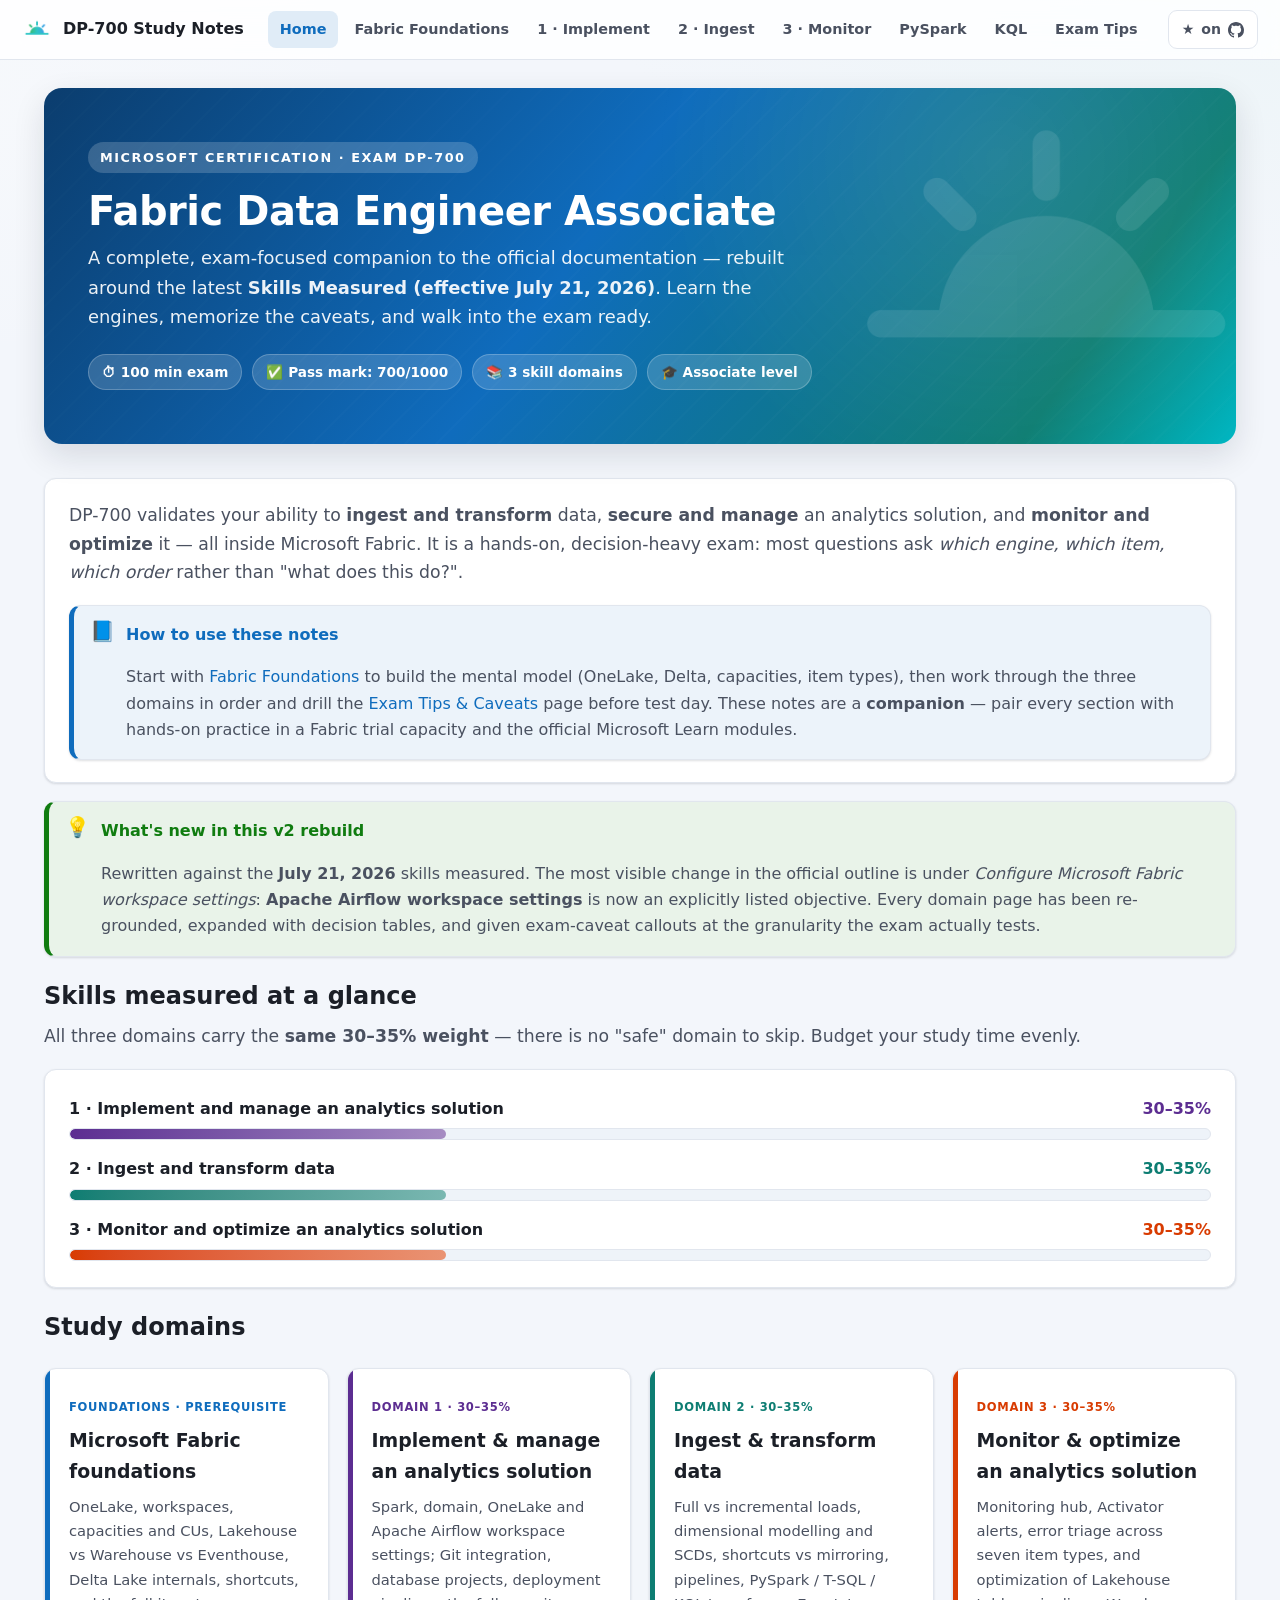
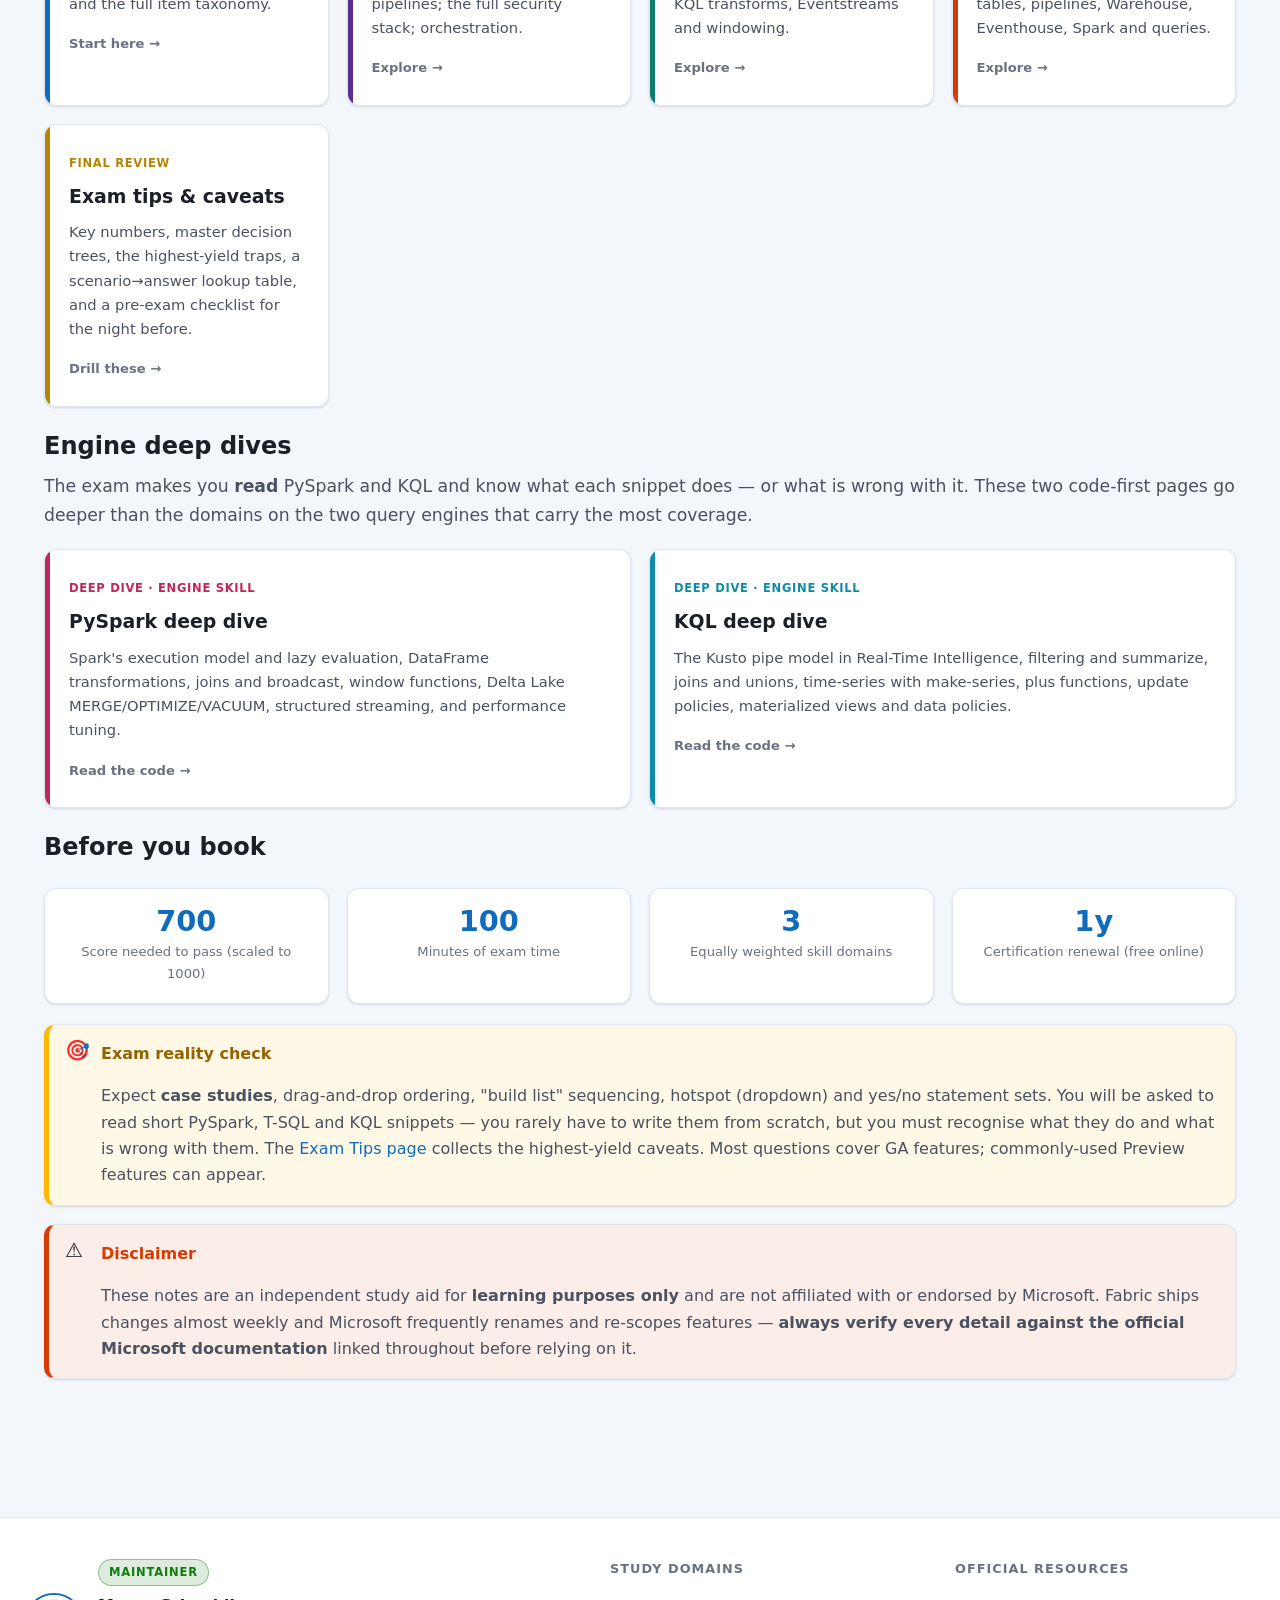
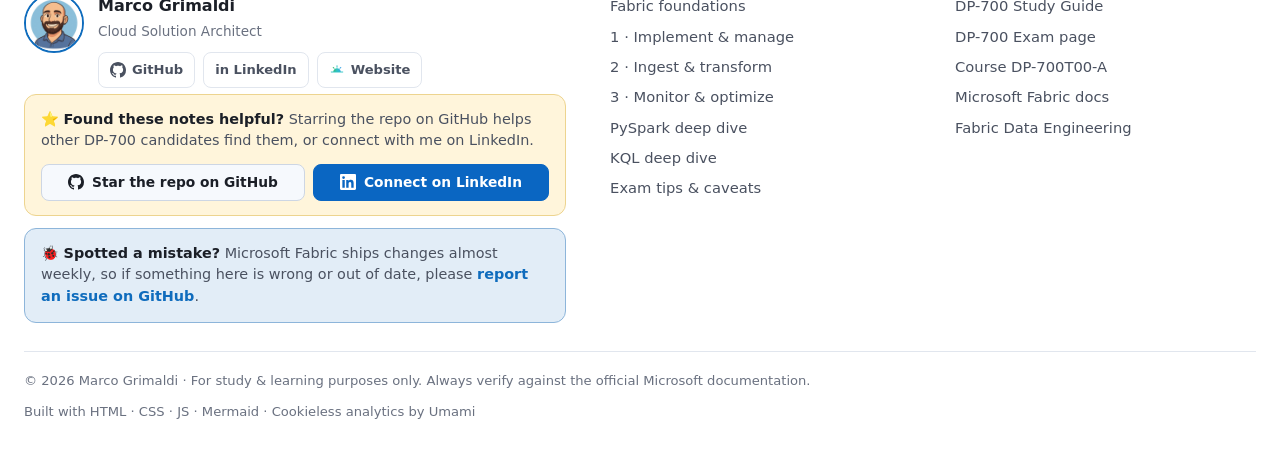
<file: index.html>
<!DOCTYPE html>
<html lang="en" data-theme="light">
<head>
  <meta charset="UTF-8">
  <meta name="viewport" content="width=device-width, initial-scale=1.0">
  <title>DP-700 Study Notes v2 · Fabric Data Engineer</title>
  <meta name="description" content="Comprehensive, exam-focused study notes for Microsoft DP-700: Implementing Data Engineering Solutions Using Microsoft Fabric. Aligned to the Skills Measured effective July 21, 2026 — with progress bars, diagrams, tables and exam caveats.">
  <meta name="author" content="Marco Grimaldi">
  <link rel="icon" href="assets/images/site-mark-no-bg.png">
  <link rel="stylesheet" href="assets/css/style.css">
  <link rel="canonical" href="https://marcogrimaldi29.com/dp-700-study-notes-v2/">
  <meta name="robots" content="index, follow">
  <meta name="theme-color" content="#0f6cbd">
  <!-- Open Graph / social -->
  <meta property="og:type" content="website">
  <meta property="og:site_name" content="DP-700 Study Notes v2">
  <meta property="og:title" content="DP-700 Study Notes v2 · Fabric Data Engineer">
  <meta property="og:description" content="Exam-focused DP-700 study notes aligned to the Skills Measured effective July 21, 2026 — diagrams, decision tables and exam caveats.">
  <meta property="og:url" content="https://marcogrimaldi29.com/dp-700-study-notes-v2/">
  <meta property="og:image" content="https://marcogrimaldi29.com/dp-700-study-notes-v2/assets/images/site-mark-no-bg.png">
  <meta name="twitter:card" content="summary_large_image">
  <meta name="twitter:title" content="DP-700 Study Notes v2 · Fabric Data Engineer">
  <meta name="twitter:description" content="Exam-focused DP-700 study notes aligned to the latest Microsoft skills measured.">
  <meta name="twitter:image" content="https://marcogrimaldi29.com/dp-700-study-notes-v2/assets/images/site-mark-no-bg.png">
  <!-- Structured data -->
  <script type="application/ld+json">
  {"@context":"https://schema.org","@graph":[{"@type":"WebSite","@id":"https://marcogrimaldi29.com/dp-700-study-notes-v2/#website","url":"https://marcogrimaldi29.com/dp-700-study-notes-v2/","name":"DP-700 Study Notes v2","description":"Exam-focused study notes for Microsoft DP-700: Implementing Data Engineering Solutions Using Microsoft Fabric.","inLanguage":"en","publisher":{"@id":"https://marcogrimaldi29.com/#person"}},{"@type":"Person","@id":"https://marcogrimaldi29.com/#person","name":"Marco Grimaldi","url":"https://marcogrimaldi29.com/","sameAs":["https://github.com/marcogrimaldi29","https://www.linkedin.com/in/marco-grimaldi29/"]},{"@type":"Course","name":"DP-700: Implementing Data Engineering Solutions Using Microsoft Fabric — Study Notes","description":"Free, exam-focused study notes covering the three DP-700 skill domains: implement and manage an analytics solution, ingest and transform data, and monitor and optimize an analytics solution.","url":"https://marcogrimaldi29.com/dp-700-study-notes-v2/","inLanguage":"en","provider":{"@type":"Person","name":"Marco Grimaldi","url":"https://marcogrimaldi29.com/"},"teaches":["Implement and manage an analytics solution in Microsoft Fabric","Ingest and transform batch and streaming data","Monitor and optimize an analytics solution"],"hasCourseInstance":{"@type":"CourseInstance","courseMode":"online","courseWorkload":"PT40H"}}]}
  </script>
</head>
<body data-page="home">

  <div class="page-wide">

    <section class="hero">
      <span class="eyebrow">Microsoft Certification · Exam DP-700</span>
      <h1>Fabric Data Engineer Associate</h1>
      <p>A complete, exam-focused companion to the official documentation — rebuilt around the latest <strong>Skills Measured (effective July 21, 2026)</strong>. Learn the engines, memorize the caveats, and walk into the exam ready.</p>
      <div class="hero-meta">
        <span>⏱ 100 min exam</span>
        <span>✅ Pass mark: 700/1000</span>
        <span>📚 3 skill domains</span>
        <span>🎓 Associate level</span>
      </div>
    </section>

    <div class="card">
      <p class="lead" style="margin-top:0">DP-700 validates your ability to <strong>ingest and transform</strong> data, <strong>secure and manage</strong> an analytics solution, and <strong>monitor and optimize</strong> it — all inside Microsoft Fabric. It is a hands-on, decision-heavy exam: most questions ask <em>which engine, which item, which order</em> rather than "what does this do?".</p>
      <div class="callout note" style="margin-bottom:0">
        <p class="ct-title">How to use these notes</p>
        <p>Start with <a href="fabric-foundations/">Fabric Foundations</a> to build the mental model (OneLake, Delta, capacities, item types), then work through the three domains in order and drill the <a href="exam-tips/">Exam Tips &amp; Caveats</a> page before test day. These notes are a <strong>companion</strong> — pair every section with hands-on practice in a Fabric trial capacity and the official Microsoft Learn modules.</p>
      </div>
    </div>

    <div class="callout tip">
      <p class="ct-title">What's new in this v2 rebuild</p>
      <p>Rewritten against the <strong>July 21, 2026</strong> skills measured. The most visible change in the official outline is under <em>Configure Microsoft Fabric workspace settings</em>: <strong>Apache Airflow workspace settings</strong> is now an explicitly listed objective. Every domain page has been re-grounded, expanded with decision tables, and given exam-caveat callouts at the granularity the exam actually tests.</p>
    </div>

    <h2 class="content" style="border:0;margin-bottom:6px">Skills measured at a glance</h2>
    <p class="lead" style="margin-top:0">All three domains carry the <strong>same 30–35% weight</strong> — there is no "safe" domain to skip. Budget your study time evenly.</p>

    <div class="card">
      <div class="weight-list">
        <div class="weight-row" style="--accent:var(--d1)">
          <div class="wr-top"><span class="wr-name">1 · Implement and manage an analytics solution</span><span class="wr-pct">30–35%</span></div>
          <div class="progress"><span data-pct="33"></span></div>
        </div>
        <div class="weight-row" style="--accent:var(--d2)">
          <div class="wr-top"><span class="wr-name">2 · Ingest and transform data</span><span class="wr-pct">30–35%</span></div>
          <div class="progress"><span data-pct="33"></span></div>
        </div>
        <div class="weight-row" style="--accent:var(--d3)">
          <div class="wr-top"><span class="wr-name">3 · Monitor and optimize an analytics solution</span><span class="wr-pct">30–35%</span></div>
          <div class="progress"><span data-pct="33"></span></div>
        </div>
      </div>
    </div>

    <h2 class="content" style="border:0;margin-bottom:6px">Study domains</h2>
    <div class="card-grid">
      <a class="nav-card" href="fabric-foundations/" style="--accent:var(--d0)">
        <span class="nc-badge">Foundations · Prerequisite</span>
        <h3>Microsoft Fabric foundations</h3>
        <p>OneLake, workspaces, capacities and CUs, Lakehouse vs Warehouse vs Eventhouse, Delta Lake internals, shortcuts, and the full item taxonomy.</p>
        <span class="nc-foot">Start here →</span>
      </a>
      <a class="nav-card" href="domain-1-implement-manage/" style="--accent:var(--d1)">
        <span class="nc-badge">Domain 1 · 30–35%</span>
        <h3>Implement &amp; manage an analytics solution</h3>
        <p>Spark, domain, OneLake and Apache Airflow workspace settings; Git integration, database projects, deployment pipelines; the full security stack; orchestration.</p>
        <span class="nc-foot">Explore →</span>
      </a>
      <a class="nav-card" href="domain-2-ingest-transform/" style="--accent:var(--d2)">
        <span class="nc-badge">Domain 2 · 30–35%</span>
        <h3>Ingest &amp; transform data</h3>
        <p>Full vs incremental loads, dimensional modelling and SCDs, shortcuts vs mirroring, pipelines, PySpark / T-SQL / KQL transforms, Eventstreams and windowing.</p>
        <span class="nc-foot">Explore →</span>
      </a>
      <a class="nav-card" href="domain-3-monitor-optimize/" style="--accent:var(--d3)">
        <span class="nc-badge">Domain 3 · 30–35%</span>
        <h3>Monitor &amp; optimize an analytics solution</h3>
        <p>Monitoring hub, Activator alerts, error triage across seven item types, and optimization of Lakehouse tables, pipelines, Warehouse, Eventhouse, Spark and queries.</p>
        <span class="nc-foot">Explore →</span>
      </a>
      <a class="nav-card" href="exam-tips/" style="--accent:var(--d4)">
        <span class="nc-badge">Final review</span>
        <h3>Exam tips &amp; caveats</h3>
        <p>Key numbers, master decision trees, the highest-yield traps, a scenario→answer lookup table, and a pre-exam checklist for the night before.</p>
        <span class="nc-foot">Drill these →</span>
      </a>
    </div>

    <h2 class="content" style="border:0;margin-bottom:6px">Engine deep dives</h2>
    <p class="lead" style="margin-top:0">The exam makes you <strong>read</strong> PySpark and KQL and know what each snippet does — or what is wrong with it. These two code-first pages go deeper than the domains on the two query engines that carry the most coverage.</p>
    <div class="card-grid">
      <a class="nav-card" href="pyspark-deep-dive/" style="--accent:var(--d6)">
        <span class="nc-badge">Deep dive · Engine skill</span>
        <h3>PySpark deep dive</h3>
        <p>Spark's execution model and lazy evaluation, DataFrame transformations, joins and broadcast, window functions, Delta Lake MERGE/OPTIMIZE/VACUUM, structured streaming, and performance tuning.</p>
        <span class="nc-foot">Read the code →</span>
      </a>
      <a class="nav-card" href="kql-deep-dive/" style="--accent:var(--d5)">
        <span class="nc-badge">Deep dive · Engine skill</span>
        <h3>KQL deep dive</h3>
        <p>The Kusto pipe model in Real-Time Intelligence, filtering and summarize, joins and unions, time-series with make-series, plus functions, update policies, materialized views and data policies.</p>
        <span class="nc-foot">Read the code →</span>
      </a>
    </div>

    <h2 class="content" style="border:0;margin-bottom:6px">Before you book</h2>
    <div class="card-grid">
      <div class="stat"><div class="s-num">700</div><div class="s-lbl">Score needed to pass (scaled to 1000)</div></div>
      <div class="stat"><div class="s-num">100</div><div class="s-lbl">Minutes of exam time</div></div>
      <div class="stat"><div class="s-num">3</div><div class="s-lbl">Equally weighted skill domains</div></div>
      <div class="stat"><div class="s-num">1y</div><div class="s-lbl">Certification renewal (free online)</div></div>
    </div>

    <div class="callout exam">
      <p class="ct-title">Exam reality check</p>
      <p>Expect <strong>case studies</strong>, drag-and-drop ordering, "build list" sequencing, hotspot (dropdown) and yes/no statement sets. You will be asked to read short PySpark, T-SQL and KQL snippets — you rarely have to write them from scratch, but you must recognise what they do and what is wrong with them. The <a href="exam-tips/">Exam Tips page</a> collects the highest-yield caveats. Most questions cover GA features; commonly-used Preview features can appear.</p>
    </div>

    <div class="callout warn">
      <p class="ct-title">Disclaimer</p>
      <p>These notes are an independent study aid for <strong>learning purposes only</strong> and are not affiliated with or endorsed by Microsoft. Fabric ships changes almost weekly and Microsoft frequently renames and re-scopes features — <strong>always verify every detail against the official Microsoft documentation</strong> linked throughout before relying on it.</p>
    </div>

  </div>

  <script src="assets/js/main.js"></script>
</body>
</html>
</file>
<file: assets/css/style.css>
/* =====================================================================
   DP-700 Study Notes v2 — Microsoft Fabric inspired design system
   Author: Marco Grimaldi (marcogrimaldi29.com)
   ===================================================================== */

:root {
  /* Microsoft / Fabric palette */
  --ms-blue: #0f6cbd;
  --ms-blue-dark: #10508f;
  --ms-blue-darker: #0b3d6e;
  --ms-blue-light: #4a9ae0;
  --fabric-teal: #0d7d72;
  --fabric-cyan: #00b7c3;
  --ms-purple: #5c2d91;
  --ms-teal: #008575;
  --ms-green: #107c10;
  --ms-amber: #ffb900;
  --ms-orange: #d83b01;
  --ms-red: #d13438;

  /* Domain accent colors */
  --d0: #0f6cbd; /* Fabric foundations   */
  --d1: #5c2d91; /* implement & manage   */
  --d2: #0d7d72; /* ingest & transform   */
  --d3: #d83b01; /* monitor & optimize   */
  --d4: #b38600; /* exam tips            */
  --d5: #0e8ba8; /* KQL deep dive        */
  --d6: #c2255c; /* PySpark deep dive    */

  /* Light theme surfaces */
  --bg: #f3f6fb;
  --bg-grad-1: #eaf4f6;
  --bg-grad-2: #f7f9fc;
  --surface: #ffffff;
  --surface-2: #f6f9fd;
  --surface-3: #eef3f9;
  --border: #e1e6ee;
  --border-strong: #cdd6e4;
  --text: #1b1f27;
  --text-soft: #4a5160;
  --text-muted: #6a7180;
  --shadow-sm: 0 1px 2px rgba(16, 24, 40, .06), 0 1px 3px rgba(16, 24, 40, .08);
  --shadow-md: 0 4px 12px rgba(16, 24, 40, .08), 0 2px 4px rgba(16, 24, 40, .04);
  --shadow-lg: 0 12px 32px rgba(16, 24, 40, .12);
  --radius: 12px;
  --radius-sm: 8px;
  --maxw: 1240px;
  --header-h: 60px;
  --font: "Segoe UI", system-ui, -apple-system, "Helvetica Neue", Arial, sans-serif;
  --mono: "Cascadia Code", "Consolas", "SF Mono", Menlo, monospace;
}

html[data-theme="dark"] {
  --bg: #0b0f17;
  --bg-grad-1: #0c1620;
  --bg-grad-2: #0a0e16;
  --surface: #141a25;
  --surface-2: #1a2230;
  --surface-3: #212b3b;
  --border: #283142;
  --border-strong: #364254;
  --text: #e8edf5;
  --text-soft: #b4bdcc;
  --text-muted: #8590a3;
  --shadow-sm: 0 1px 2px rgba(0, 0, 0, .4);
  --shadow-md: 0 4px 14px rgba(0, 0, 0, .45);
  --shadow-lg: 0 16px 40px rgba(0, 0, 0, .55);
  --ms-blue: #3d9ae8;
  --ms-blue-light: #6bb4ef;
  --d0: #3d9ae8;
  --d1: #a37bd6;
  --d2: #2aa89b;
  --d3: #ff7a45;
  --d4: #e0a800;
  --d5: #22b8cf;
  --d6: #e64980;
}

* { box-sizing: border-box; }

html { scroll-behavior: smooth; scroll-padding-top: calc(var(--header-h) + 16px); }

body {
  margin: 0;
  font-family: var(--font);
  color: var(--text);
  background:
    radial-gradient(1200px 600px at 100% -10%, var(--bg-grad-1), transparent 60%),
    radial-gradient(900px 500px at -10% 10%, var(--bg-grad-2), transparent 55%),
    var(--bg);
  background-attachment: fixed;
  line-height: 1.65;
  font-size: 16px;
  -webkit-font-smoothing: antialiased;
}

a { color: var(--ms-blue); text-decoration: none; }
a:hover { text-decoration: underline; }

img { max-width: 100%; }

/* ===================== Header / top nav ===================== */
.site-header {
  position: sticky; top: 0; z-index: 100;
  height: var(--header-h);
  display: flex; align-items: center; gap: 18px;
  padding: 0 22px;
  background: color-mix(in srgb, var(--surface) 86%, transparent);
  backdrop-filter: saturate(160%) blur(12px);
  border-bottom: 1px solid var(--border);
}
.brand { display: flex; align-items: center; gap: 11px; font-weight: 700; color: var(--text); white-space: nowrap; }
.brand img { height: 30px; width: auto; }
.brand:hover { text-decoration: none; }

.top-nav { display: flex; gap: 4px; margin-left: 6px; flex-wrap: nowrap; }
.top-nav a {
  color: var(--text-soft); font-weight: 600; font-size: .9rem;
  padding: 7px 12px; border-radius: 8px; white-space: nowrap;
}
.top-nav a:hover { background: var(--surface-3); text-decoration: none; }
.top-nav a.active { color: var(--ms-blue); background: color-mix(in srgb, var(--ms-blue) 12%, transparent); }

.header-tools { margin-left: auto; display: flex; align-items: center; gap: 8px; }
.icon-btn {
  display: inline-flex; align-items: center; justify-content: center;
  width: 38px; height: 38px; border-radius: 9px;
  border: 1px solid var(--border); background: var(--surface);
  color: var(--text-soft); cursor: pointer; font-size: 1.05rem; transition: .15s;
}
.icon-btn:hover { background: var(--surface-3); color: var(--ms-blue); border-color: var(--border-strong); }
.ghub-link { display: inline-flex; align-items: center; gap: 7px; font-weight: 600; font-size: .88rem;
  padding: 7px 13px; border-radius: 9px; border: 1px solid var(--border); background: var(--surface); color: var(--text-soft); }
.ghub-link:hover { background: var(--surface-3); text-decoration: none; color: var(--ms-blue); }
.ghub-link svg { width: 16px; height: 16px; flex: none; }

.nav-toggle { display: none; }

/* ===================== Layout ===================== */
.layout { display: grid; grid-template-columns: 260px minmax(0, 1fr); gap: 34px;
  max-width: var(--maxw); margin: 0 auto; padding: 28px 24px 80px; }
.page-wide { max-width: var(--maxw); margin: 0 auto; padding: 28px 24px 80px; }

/* Sidebar TOC */
.toc {
  position: sticky; top: calc(var(--header-h) + 24px);
  align-self: start; max-height: calc(100vh - var(--header-h) - 48px);
  overflow-y: auto; padding-right: 6px;
}
.toc h4 { font-size: .72rem; text-transform: uppercase; letter-spacing: .09em; color: var(--text-muted);
  margin: 0 0 10px; padding-left: 12px; }
.toc ul { list-style: none; margin: 0; padding: 0; border-left: 2px solid var(--border); }
.toc li a { display: block; padding: 6px 12px; font-size: .87rem; color: var(--text-soft);
  border-left: 2px solid transparent; margin-left: -2px; border-radius: 0 6px 6px 0; }
.toc li a:hover { background: var(--surface-3); text-decoration: none; }
.toc li a.toc-h3 { padding-left: 24px; font-size: .82rem; color: var(--text-muted); }
.toc li a.active { color: var(--ms-blue); border-left-color: var(--ms-blue); font-weight: 600;
  background: color-mix(in srgb, var(--ms-blue) 8%, transparent); }

.content { min-width: 0; }

/* ===================== Hero ===================== */
.hero {
  position: relative; overflow: hidden;
  border-radius: 18px; padding: 54px 44px;
  background: linear-gradient(125deg, var(--ms-blue-darker), var(--ms-blue) 45%, var(--fabric-teal) 85%, var(--fabric-cyan));
  color: #fff; box-shadow: var(--shadow-lg); margin-bottom: 34px;
}
.hero::after {
  content: ""; position: absolute; inset: 0; z-index: 0; opacity: .25; pointer-events: none;
  background-image:
    radial-gradient(circle at 80% 20%, rgba(255,255,255,.4), transparent 35%),
    repeating-linear-gradient(135deg, rgba(255,255,255,.06) 0 2px, transparent 2px 22px);
}
/* Brand mark watermark — faint white silhouette of the site logo */
.hero::before {
  content: ""; position: absolute; z-index: 0; pointer-events: none;
  top: 50%; right: -40px; transform: translateY(-50%);
  width: min(48%, 460px); aspect-ratio: 1 / 1;
  background: url("../images/site-mark-no-bg.png") center / contain no-repeat;
  filter: brightness(0) invert(1);
  opacity: .1;
}
/* Keep hero text/content above both decorative layers */
.hero > * { position: relative; z-index: 1; }
.hero h1 { margin: 0 0 10px; font-size: 2.5rem; line-height: 1.1; font-weight: 700; letter-spacing: -.5px; }
.hero p { margin: 0; font-size: 1.12rem; max-width: 720px; color: rgba(255,255,255,.92); }
.hero .eyebrow { display: inline-flex; align-items: center; gap: 8px; font-size: .8rem; font-weight: 700;
  text-transform: uppercase; letter-spacing: .12em; background: rgba(255,255,255,.18);
  padding: 5px 12px; border-radius: 999px; margin-bottom: 16px; }
.hero .hero-meta { display: flex; flex-wrap: wrap; gap: 10px; margin-top: 22px; }
.hero .hero-meta span { background: rgba(255,255,255,.16); border: 1px solid rgba(255,255,255,.22);
  padding: 6px 13px; border-radius: 999px; font-size: .85rem; font-weight: 600; }

/* page header (domain pages) */
.page-head { border-left: 5px solid var(--accent, var(--ms-blue)); padding: 4px 0 4px 18px; margin-bottom: 8px; }
.page-head .kicker { font-size: .78rem; font-weight: 700; letter-spacing: .1em; text-transform: uppercase;
  color: var(--accent, var(--ms-blue)); }
.page-head h1 { margin: 4px 0 6px; font-size: 2rem; line-height: 1.15; }
.page-head p { margin: 0; color: var(--text-soft); max-width: 760px; }

/* ===================== Headings & content ===================== */
.content h2 { font-size: 1.5rem; margin: 44px 0 14px; padding-bottom: 8px; border-bottom: 2px solid var(--border);
  scroll-margin-top: 80px; }
.content h2 .num { color: var(--accent, var(--ms-blue)); font-weight: 800; margin-right: 8px; }
.content h3 { font-size: 1.18rem; margin: 30px 0 10px; scroll-margin-top: 80px; color: var(--text); }
.content h4 { font-size: 1.02rem; margin: 22px 0 8px; color: var(--text-soft); }
.content p, .content li { color: var(--text-soft); }
.content strong { color: var(--text); }
.content ul, .content ol { padding-left: 22px; }
.content li { margin: 5px 0; }
.content code { font-family: var(--mono); font-size: .88em; background: var(--surface-3);
  padding: 2px 6px; border-radius: 5px; color: var(--ms-purple); }
html[data-theme="dark"] .content code { color: #d6a8ff; }

/* ===================== Cards ===================== */
.card { background: var(--surface); border: 1px solid var(--border); border-radius: var(--radius);
  padding: 22px 24px; box-shadow: var(--shadow-sm); margin: 18px 0; }
.card-grid { display: grid; grid-template-columns: repeat(auto-fit, minmax(250px, 1fr)); gap: 18px; margin: 20px 0; }
/* Below the width where the cards fit in one row, switch to an even 2-up grid,
   then a single column on narrow screens. */
@media (max-width: 1140px) { .card-grid { grid-template-columns: repeat(2, 1fr); } }
@media (max-width: 560px)  { .card-grid { grid-template-columns: 1fr; } }

.nav-card { display: block; position: relative; overflow: hidden; background: var(--surface);
  border: 1px solid var(--border); border-radius: var(--radius); padding: 24px; box-shadow: var(--shadow-sm);
  transition: .18s; color: var(--text); }
.nav-card::before { content: ""; position: absolute; left: 0; top: 0; bottom: 0; width: 5px; background: var(--accent, var(--ms-blue)); }
.nav-card:hover { transform: translateY(-3px); box-shadow: var(--shadow-lg); text-decoration: none; border-color: var(--border-strong); }
.nav-card .nc-badge { display: inline-block; font-size: .72rem; font-weight: 700; letter-spacing: .06em;
  text-transform: uppercase; color: var(--accent, var(--ms-blue)); margin-bottom: 8px; }
.nav-card h3 { margin: 0 0 8px; font-size: 1.18rem; }
.nav-card p { margin: 0 0 14px; color: var(--text-soft); font-size: .92rem; }
.nav-card .nc-foot { font-size: .82rem; color: var(--text-muted); font-weight: 600; }

/* ===================== Progress bars ===================== */
.weight-list { display: flex; flex-direction: column; gap: 16px; margin: 4px 0; }
.weight-row .wr-top { display: flex; justify-content: space-between; align-items: baseline; margin-bottom: 6px; }
.weight-row .wr-name { font-weight: 600; color: var(--text); }
.weight-row .wr-pct { font-weight: 700; color: var(--accent, var(--ms-blue)); font-variant-numeric: tabular-nums; }
.progress { height: 12px; background: var(--surface-3); border-radius: 999px; overflow: hidden; border: 1px solid var(--border); }
.progress > span { display: block; height: 100%; width: 0; border-radius: 999px;
  background: linear-gradient(90deg, var(--accent, var(--ms-blue)), color-mix(in srgb, var(--accent, var(--ms-blue)) 55%, #fff));
  transition: width 1.1s cubic-bezier(.2,.7,.2,1); }

/* ===================== Callouts ===================== */
.callout { position: relative; border-radius: var(--radius); padding: 16px 18px 16px 52px; margin: 18px 0;
  border: 1px solid var(--border); background: var(--surface-2); box-shadow: var(--shadow-sm); }
.callout::before { position: absolute; left: 16px; top: 15px; font-size: 1.25rem; line-height: 1; }
.callout .ct-title { font-weight: 700; margin: 0 0 4px; }
.callout p:last-child { margin-bottom: 0; }
.callout p { color: var(--text-soft); }

.callout.exam { border-left: 5px solid var(--ms-amber); background: color-mix(in srgb, var(--ms-amber) 10%, var(--surface)); }
.callout.exam::before { content: "🎯"; }
.callout.exam .ct-title { color: #946200; }
html[data-theme="dark"] .callout.exam .ct-title { color: var(--ms-amber); }

.callout.tip { border-left: 5px solid var(--ms-green); background: color-mix(in srgb, var(--ms-green) 9%, var(--surface)); }
.callout.tip::before { content: "💡"; }
.callout.tip .ct-title { color: var(--ms-green); }

.callout.warn { border-left: 5px solid var(--ms-orange); background: color-mix(in srgb, var(--ms-orange) 9%, var(--surface)); }
.callout.warn::before { content: "⚠️"; }
.callout.warn .ct-title { color: var(--ms-orange); }

.callout.note { border-left: 5px solid var(--ms-blue); background: color-mix(in srgb, var(--ms-blue) 8%, var(--surface)); }
.callout.note::before { content: "📘"; }
.callout.note .ct-title { color: var(--ms-blue); }

.callout.code-note { border-left: 5px solid var(--ms-purple); background: color-mix(in srgb, var(--ms-purple) 8%, var(--surface)); }
.callout.code-note::before { content: "⌨️"; }
.callout.code-note .ct-title { color: var(--ms-purple); }
html[data-theme="dark"] .callout.code-note .ct-title { color: #c79bf0; }

/* ===================== Tables ===================== */
.table-wrap { overflow-x: auto; margin: 18px 0; border-radius: var(--radius); border: 1px solid var(--border); box-shadow: var(--shadow-sm); }
table.tbl { width: 100%; border-collapse: collapse; font-size: .92rem; background: var(--surface); min-width: 520px; }
table.tbl thead th { background: linear-gradient(180deg, var(--ms-blue), var(--ms-blue-dark)); color: #fff;
  text-align: left; padding: 11px 14px; font-weight: 600; position: sticky; top: 0; }
table.tbl.t-purple thead th { background: linear-gradient(180deg, #5c2d91, #45216e); }
table.tbl.t-red thead th { background: linear-gradient(180deg, #d83b01, #a32d01); }
table.tbl.t-teal thead th { background: linear-gradient(180deg, #0d7d72, #095c54); }
table.tbl.t-slate thead th { background: linear-gradient(180deg, #4a5568, #2d3748); }
table.tbl td, table.tbl th { padding: 10px 14px; border-bottom: 1px solid var(--border); vertical-align: top; color: var(--text-soft); }
table.tbl tbody tr:nth-child(even) { background: var(--surface-2); }
table.tbl tbody tr:hover { background: var(--surface-3); }
table.tbl td strong { color: var(--text); }
table.tbl td:first-child { color: var(--text); font-weight: 600; }

/* pills / badges */
.pill { display: inline-block; padding: 2px 9px; border-radius: 999px; font-size: .76rem; font-weight: 700;
  line-height: 1.5; white-space: nowrap; }
.pill.p-blue { background: color-mix(in srgb, var(--ms-blue) 16%, transparent); color: var(--ms-blue); }
.pill.p-green { background: color-mix(in srgb, var(--ms-green) 16%, transparent); color: var(--ms-green); }
.pill.p-amber { background: color-mix(in srgb, var(--ms-amber) 22%, transparent); color: #8a6100; }
.pill.p-red { background: color-mix(in srgb, var(--ms-red) 16%, transparent); color: var(--ms-red); }
.pill.p-purple { background: color-mix(in srgb, var(--ms-purple) 16%, transparent); color: var(--ms-purple); }
.pill.p-teal { background: color-mix(in srgb, var(--fabric-teal) 16%, transparent); color: var(--fabric-teal); }
.pill.p-gray { background: var(--surface-3); color: var(--text-muted); }
html[data-theme="dark"] .pill.p-amber { color: var(--ms-amber); }
html[data-theme="dark"] .pill.p-purple { color: #c79bf0; }
html[data-theme="dark"] .pill.p-teal { color: #2aa89b; }

/* ===================== Mermaid ===================== */
.mermaid-wrap { background: var(--surface); border: 1px solid var(--border); border-radius: var(--radius);
  padding: 18px; margin: 20px 0; box-shadow: var(--shadow-sm); overflow-x: auto; text-align: center; }
.mermaid-wrap .mm-cap { font-size: .82rem; color: var(--text-muted); margin-top: 8px; font-style: italic; }
.mermaid { display: flex; justify-content: center; }

/* code blocks */
pre.code { background: #1b2030; color: #e6edf3; border-radius: var(--radius-sm); padding: 14px 16px;
  overflow-x: auto; font-family: var(--mono); font-size: .85rem; line-height: 1.55; border: 1px solid #2a3142; margin: 16px 0; }
pre.code code { background: none; color: inherit; padding: 0; }
pre.code .cm { color: #7d8aa3; }
pre.code .kw { color: #79c0ff; }
pre.code .st { color: #a5d6a7; }
pre.code .fn { color: #ffab70; }
/* language chip on code blocks */
.code-block { position: relative; margin: 16px 0; }
.code-block > pre.code { margin: 0; }
.code-block .lang { position: absolute; top: 8px; right: 10px; font-size: .68rem; font-weight: 700;
  letter-spacing: .08em; text-transform: uppercase; color: #8b97ad; background: rgba(255,255,255,.06);
  border: 1px solid #2a3142; padding: 2px 8px; border-radius: 999px; }

/* key-term definition list */
dl.terms { margin: 16px 0; }
dl.terms dt { font-weight: 700; color: var(--text); margin-top: 12px; }
dl.terms dd { margin: 2px 0 0; color: var(--text-soft); }

/* steps */
ol.steps { counter-reset: step; list-style: none; padding-left: 0; }
ol.steps > li { position: relative; padding-left: 44px; margin: 14px 0; }
ol.steps > li::before { counter-increment: step; content: counter(step); position: absolute; left: 0; top: -2px;
  width: 30px; height: 30px; border-radius: 50%; background: var(--accent, var(--ms-blue)); color: #fff;
  display: grid; place-items: center; font-weight: 700; font-size: .9rem; }

/* ===================== Footer ===================== */
.site-footer { border-top: 1px solid var(--border); background: var(--surface);
  padding: 40px 24px 30px; margin-top: 40px; }
.footer-inner { max-width: var(--maxw); margin: 0 auto; display: flex; flex-wrap: wrap; gap: 30px 44px; }
.footer-col { flex: 1 1 200px; min-width: 0; }
.footer-col-author { flex: 2.2 1 320px; }
.footer-inner h5 { font-size: .8rem; text-transform: uppercase; letter-spacing: .08em; color: var(--text-muted); margin: 0 0 12px; }
.maintainer-badge { display: inline-flex; align-items: center; gap: 6px; font-size: .72rem; font-weight: 700;
  text-transform: uppercase; letter-spacing: .07em; color: var(--ms-green);
  background: color-mix(in srgb, var(--ms-green) 14%, transparent);
  border: 1px solid color-mix(in srgb, var(--ms-green) 38%, transparent);
  padding: 3px 10px; border-radius: 999px; margin-bottom: 7px; }
.issue-note { background: color-mix(in srgb, var(--ms-blue) 12%, var(--surface));
  border: 1px solid color-mix(in srgb, var(--ms-blue) 40%, var(--border)); border-radius: var(--radius);
  padding: 14px 16px; margin-top: 12px; font-size: .9rem; color: var(--text-soft); line-height: 1.5; }
.issue-note strong { color: var(--text); }
.footer-inner a { color: var(--text-soft); display: block; padding: 3px 0; font-size: .92rem; }
.footer-inner a:hover { color: var(--ms-blue); }
.author-card { display: flex; gap: 14px; align-items: center; }
.author-card > img { width: 60px; height: 60px; border-radius: 50%; border: 2px solid var(--ms-blue); object-fit: cover; }
.author-card .ac-name { font-weight: 700; color: var(--text); }
.author-card .ac-role { font-size: .85rem; color: var(--text-muted); }
.author-links { display: flex; gap: 8px; margin-top: 10px; }
.author-links a { display: inline-flex; align-items: center; gap: 6px; font-size: .82rem; font-weight: 600;
  padding: 6px 11px; border-radius: 8px; border: 1px solid var(--border); }
.author-links a:hover { background: var(--surface-3); }
.author-links a svg { width: 16px; height: 16px; flex: none; }
.author-links a img { width: 16px; height: 16px; flex: none; }
.star-cta { background: color-mix(in srgb, var(--ms-amber) 14%, var(--surface)); border: 1px solid color-mix(in srgb, var(--ms-amber) 40%, var(--border));
  border-radius: var(--radius); padding: 14px 16px; margin-top: 6px; font-size: .9rem; color: var(--text-soft); }
.star-cta strong { color: var(--text); }
.star-cta p { margin: 0 0 12px; line-height: 1.5; }
/* Inline link inside the banner: undo the footer's block-link styling. */
.issue-note a { display: inline; padding: 0; font-size: inherit; color: var(--ms-blue); font-weight: 600; }
/* Buttons grow to fill their row, so however they wrap the rows end flush.
   Same pairing as the support callout on marcogrimaldi29.com. */
.support-actions { display: flex; flex-wrap: wrap; gap: 8px; }
.support-actions a { display: inline-flex; flex: 1 1 auto; justify-content: center; align-items: center; gap: 8px;
  min-height: 36px; padding: 6px 14px; border-radius: var(--radius-sm); border: 1px solid transparent;
  font-size: .86rem; font-weight: 600; transition: background .15s, border-color .15s, box-shadow .15s, transform .15s; }
.support-actions a:hover { text-decoration: none; transform: translateY(-1px); }
.support-actions svg { width: 16px; height: 16px; flex: none; }
.support-actions .support-star { background: var(--surface-2); border-color: var(--border-strong); color: var(--text); }
.support-actions .support-star:hover { background: var(--surface-3); border-color: var(--ms-blue); color: var(--text); }
/* LinkedIn's own blue in both themes, lightening on hover. */
.support-actions .support-linkedin { background: #0a66c2; border-color: #0a66c2; color: #fff; }
.support-actions .support-linkedin:hover { background: #1275d1; border-color: #1275d1; color: #fff; }
.footer-bottom { max-width: var(--maxw); margin: 28px auto 0; padding-top: 18px; border-top: 1px solid var(--border);
  font-size: .82rem; color: var(--text-muted); display: flex; justify-content: space-between; flex-wrap: wrap; gap: 10px; }

/* prev / next */
.pager { display: flex; justify-content: space-between; gap: 14px; margin-top: 46px; flex-wrap: wrap; }
.pager a { flex: 1 1 240px; border: 1px solid var(--border); border-radius: var(--radius); padding: 14px 18px;
  background: var(--surface); box-shadow: var(--shadow-sm); transition: .15s; }
.pager a:hover { border-color: var(--ms-blue); text-decoration: none; box-shadow: var(--shadow-md); }
.pager .pg-dir { font-size: .76rem; text-transform: uppercase; letter-spacing: .08em; color: var(--text-muted); }
.pager .pg-title { font-weight: 600; color: var(--text); }
.pager a.next { text-align: right; }

/* misc */
.lead { font-size: 1.08rem; color: var(--text-soft); }
.divider { height: 1px; background: var(--border); margin: 30px 0; border: 0; }
.float-btn { position: fixed; right: 22px; z-index: 60; opacity: 0; pointer-events: none; transition: .25s; text-decoration: none; }
.float-btn.show { opacity: 1; pointer-events: auto; }
.back-top { bottom: 22px; }
.float-theme { bottom: 70px; }
.float-home { bottom: 118px; }
.float-home:hover { text-decoration: none; }

.stat-grid { display: flex; flex-wrap: wrap; gap: 16px; margin: 20px 0; }
.stat { flex: 1 1 200px; background: var(--surface); border: 1px solid var(--border); border-radius: var(--radius); padding: 18px; text-align: center; box-shadow: var(--shadow-sm); }
.stat .s-num { font-size: 1.8rem; font-weight: 800; color: var(--accent, var(--ms-blue)); line-height: 1; }
.stat .s-lbl { font-size: .82rem; color: var(--text-muted); margin-top: 6px; }

/* ===================== Responsive ===================== */
@media (max-width: 980px) {
  .layout { grid-template-columns: 1fr; }
  .toc { display: none; }
  /* Author spans the full row; the two link columns pair up side-by-side below */
  .footer-col-author { flex-basis: 100%; }
  /* Collapse the nav into a dropdown before the tabs would wrap to two lines */
  .top-nav { position: fixed; top: var(--header-h); left: 0; right: 0; flex-direction: column;
    background: var(--surface); border-bottom: 1px solid var(--border); padding: 8px 14px;
    transform: translateY(-140%); transition: .25s; box-shadow: var(--shadow-md); }
  .top-nav.open { transform: translateY(0); }
  .nav-toggle { display: inline-flex; }
}
@media (max-width: 760px) {
  .hero { padding: 36px 24px; }
  .hero h1 { font-size: 1.9rem; }
  .ghub-link span { display: none; }
  .code-block .lang { position: static; display: block; border-radius: var(--radius-sm) var(--radius-sm) 0 0;
    background: #151926; border: 1px solid #2a3142; border-bottom: none; padding: 6px 12px;
    margin: 0; text-align: right; }
  .code-block > pre.code { border-top-left-radius: 0; border-top-right-radius: 0; }
}

@media print {
  .site-header, .toc, .site-footer, .float-btn, .pager { display: none; }
  .layout { grid-template-columns: 1fr; }
  body { background: #fff; }
}
</file>
